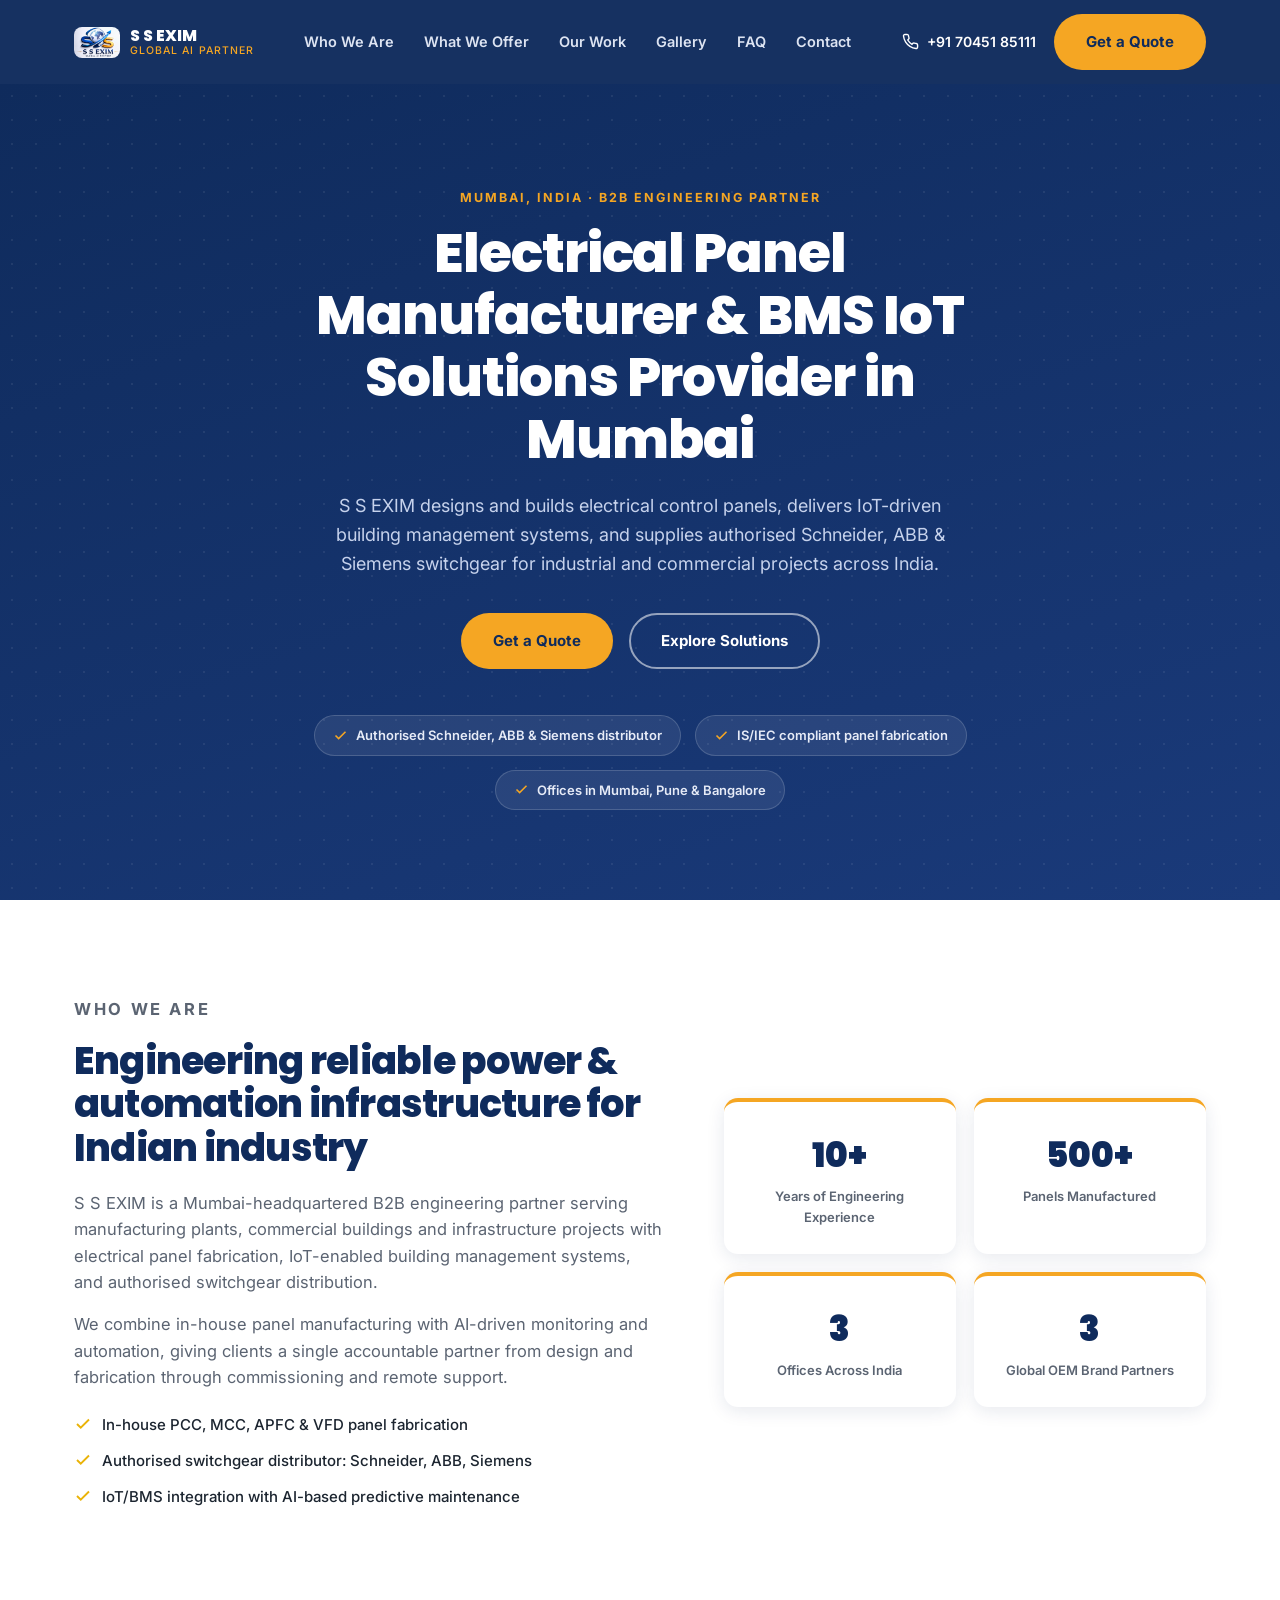
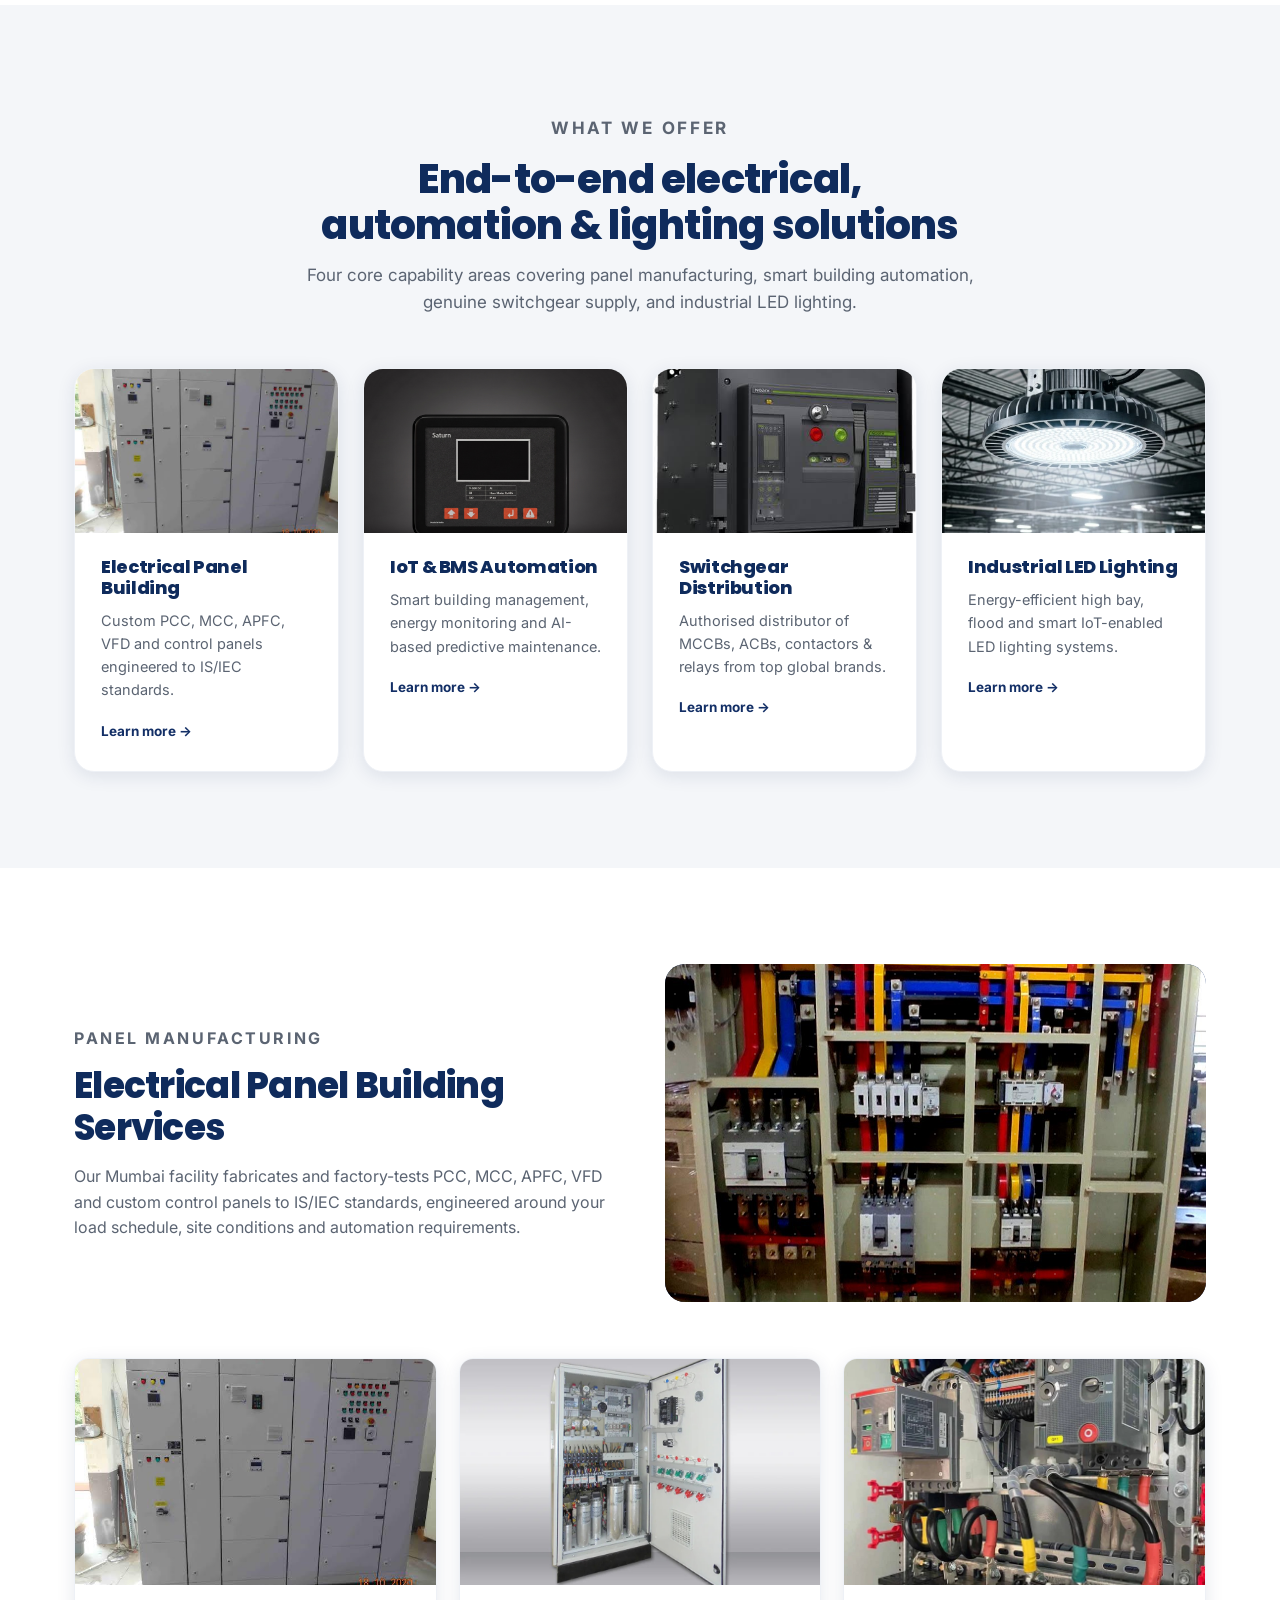
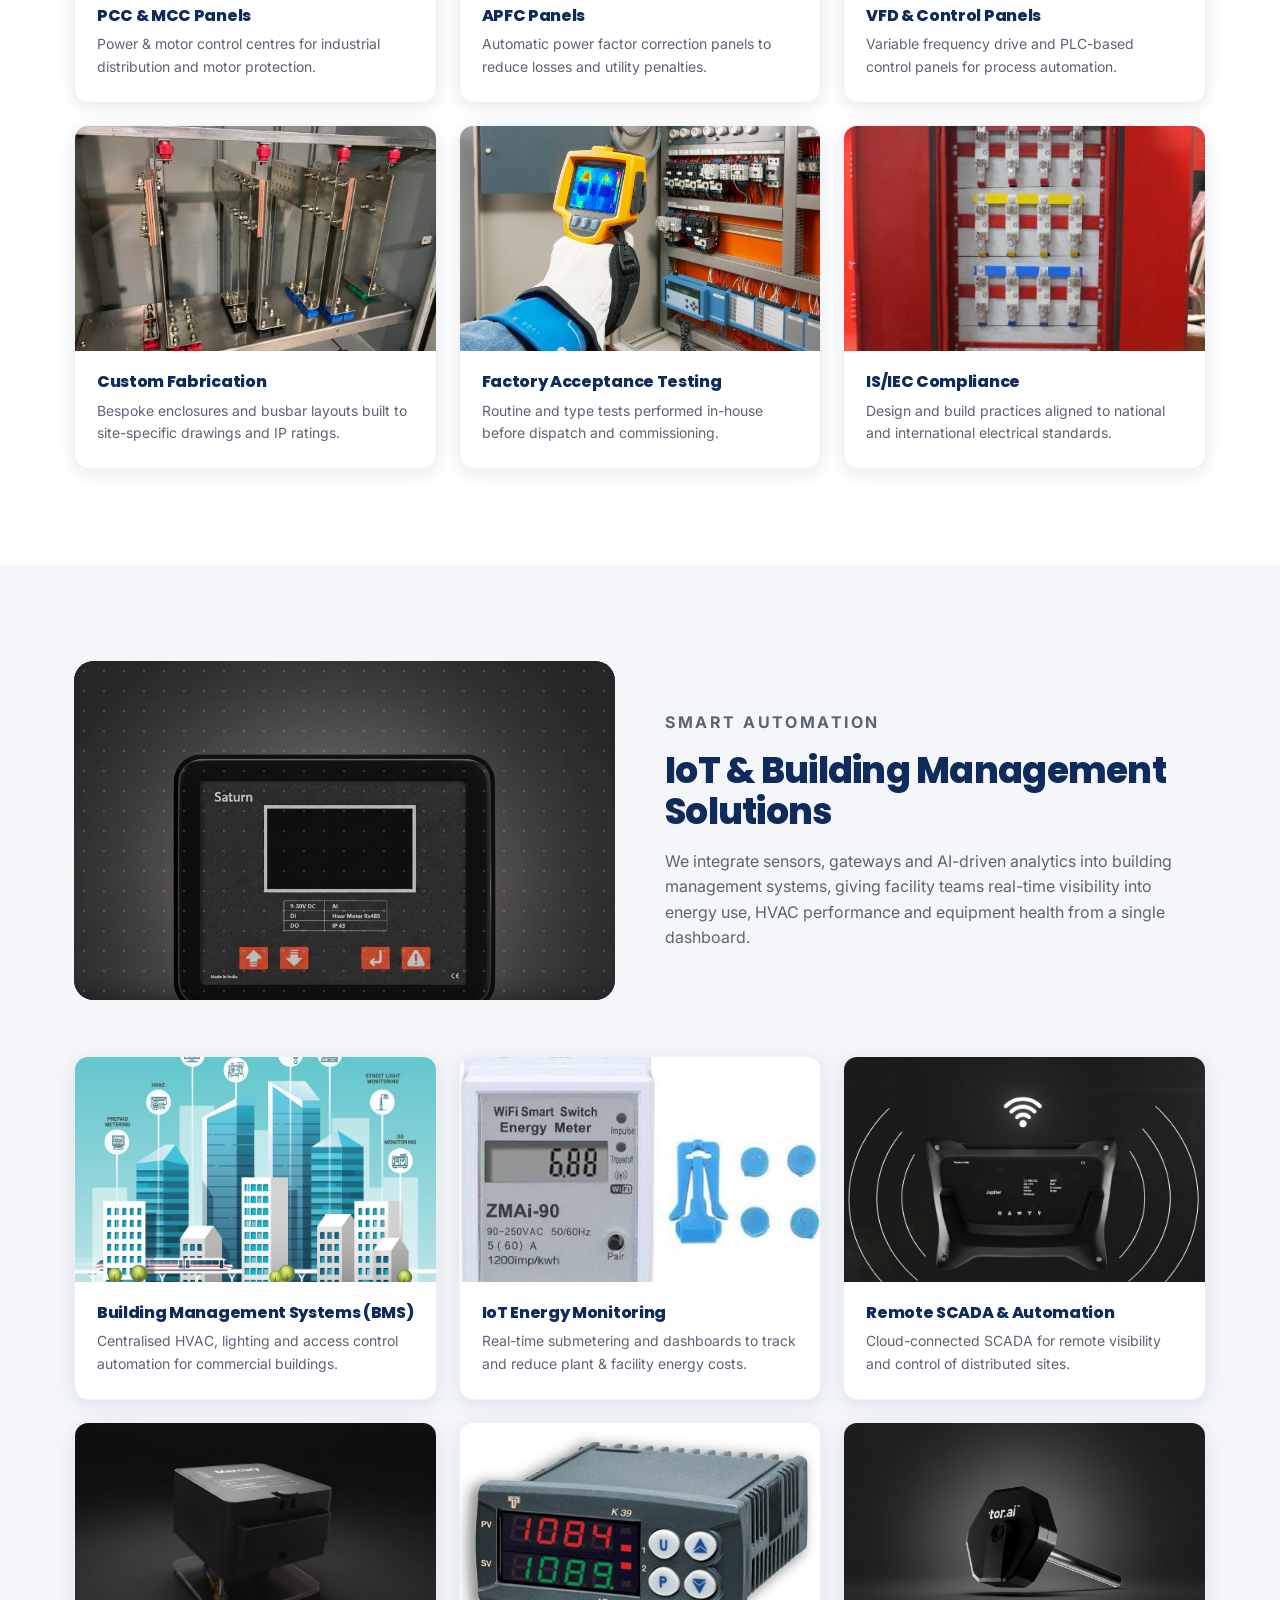
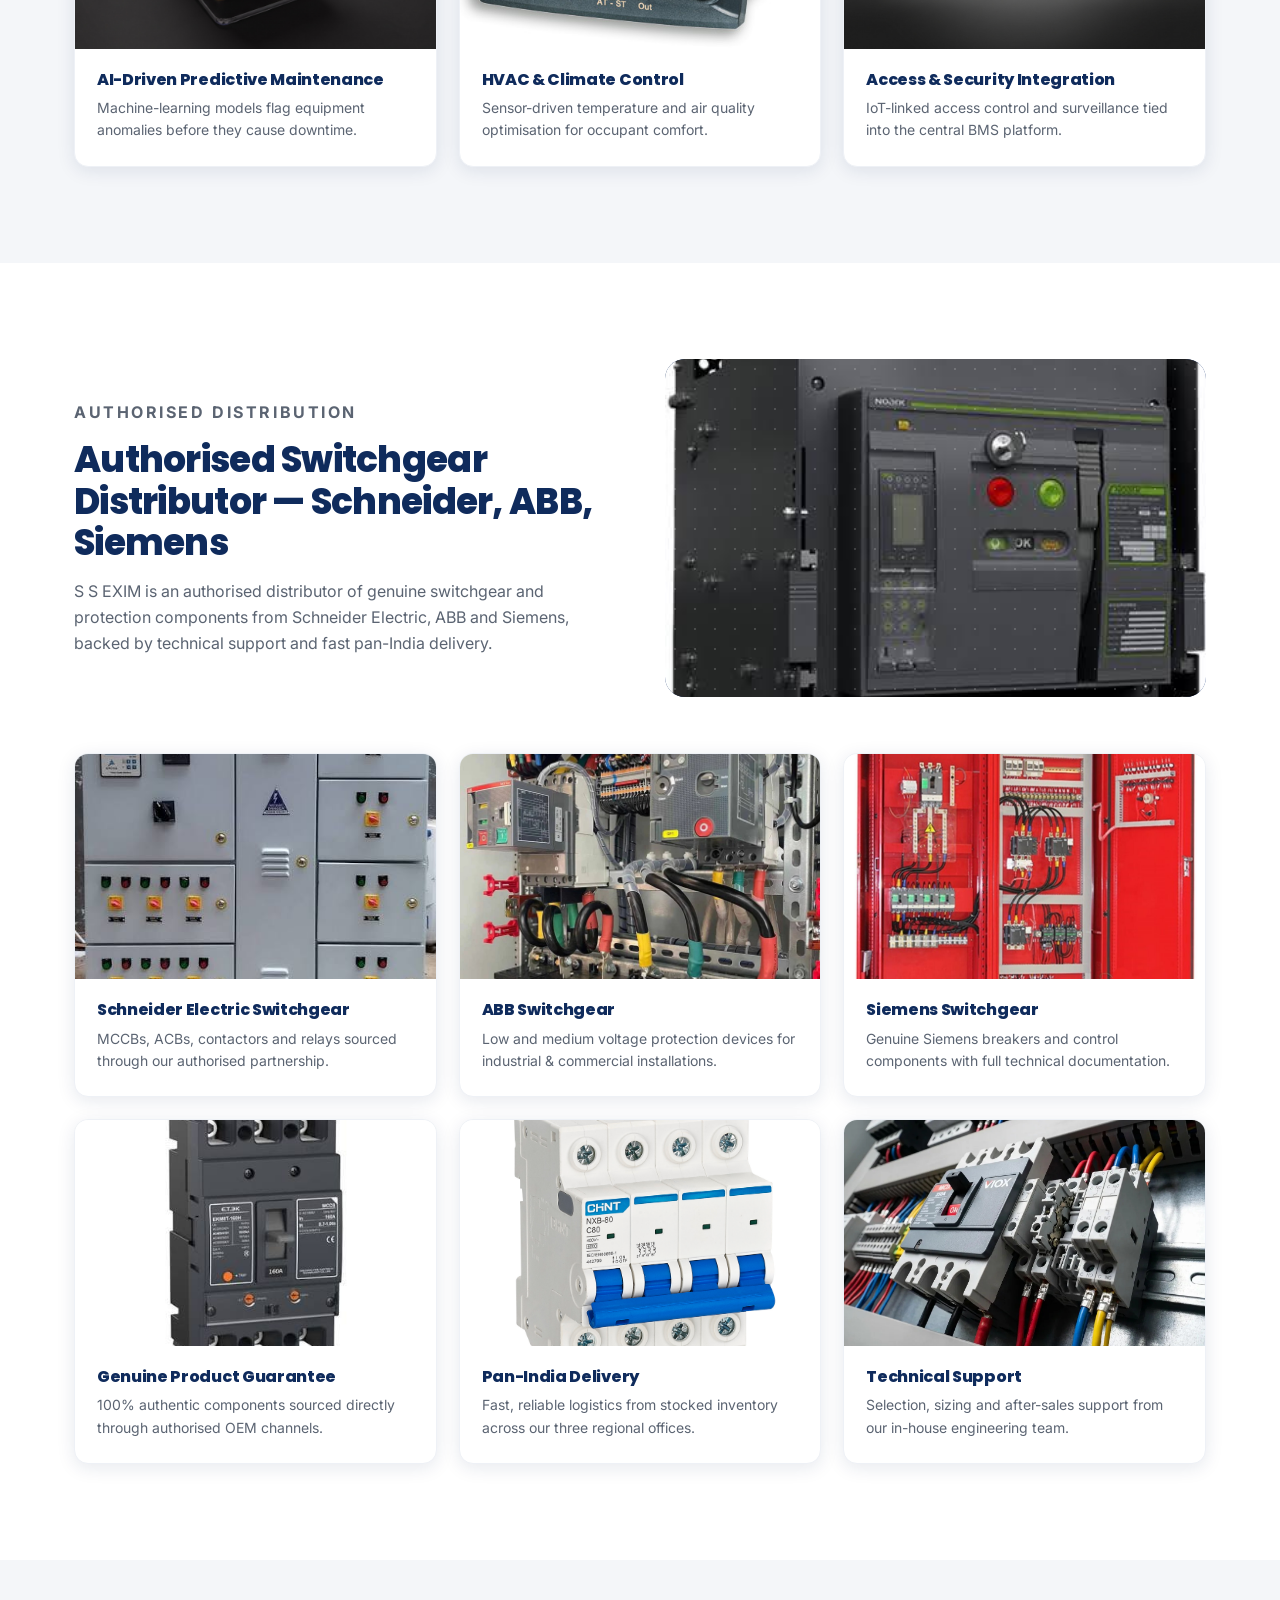
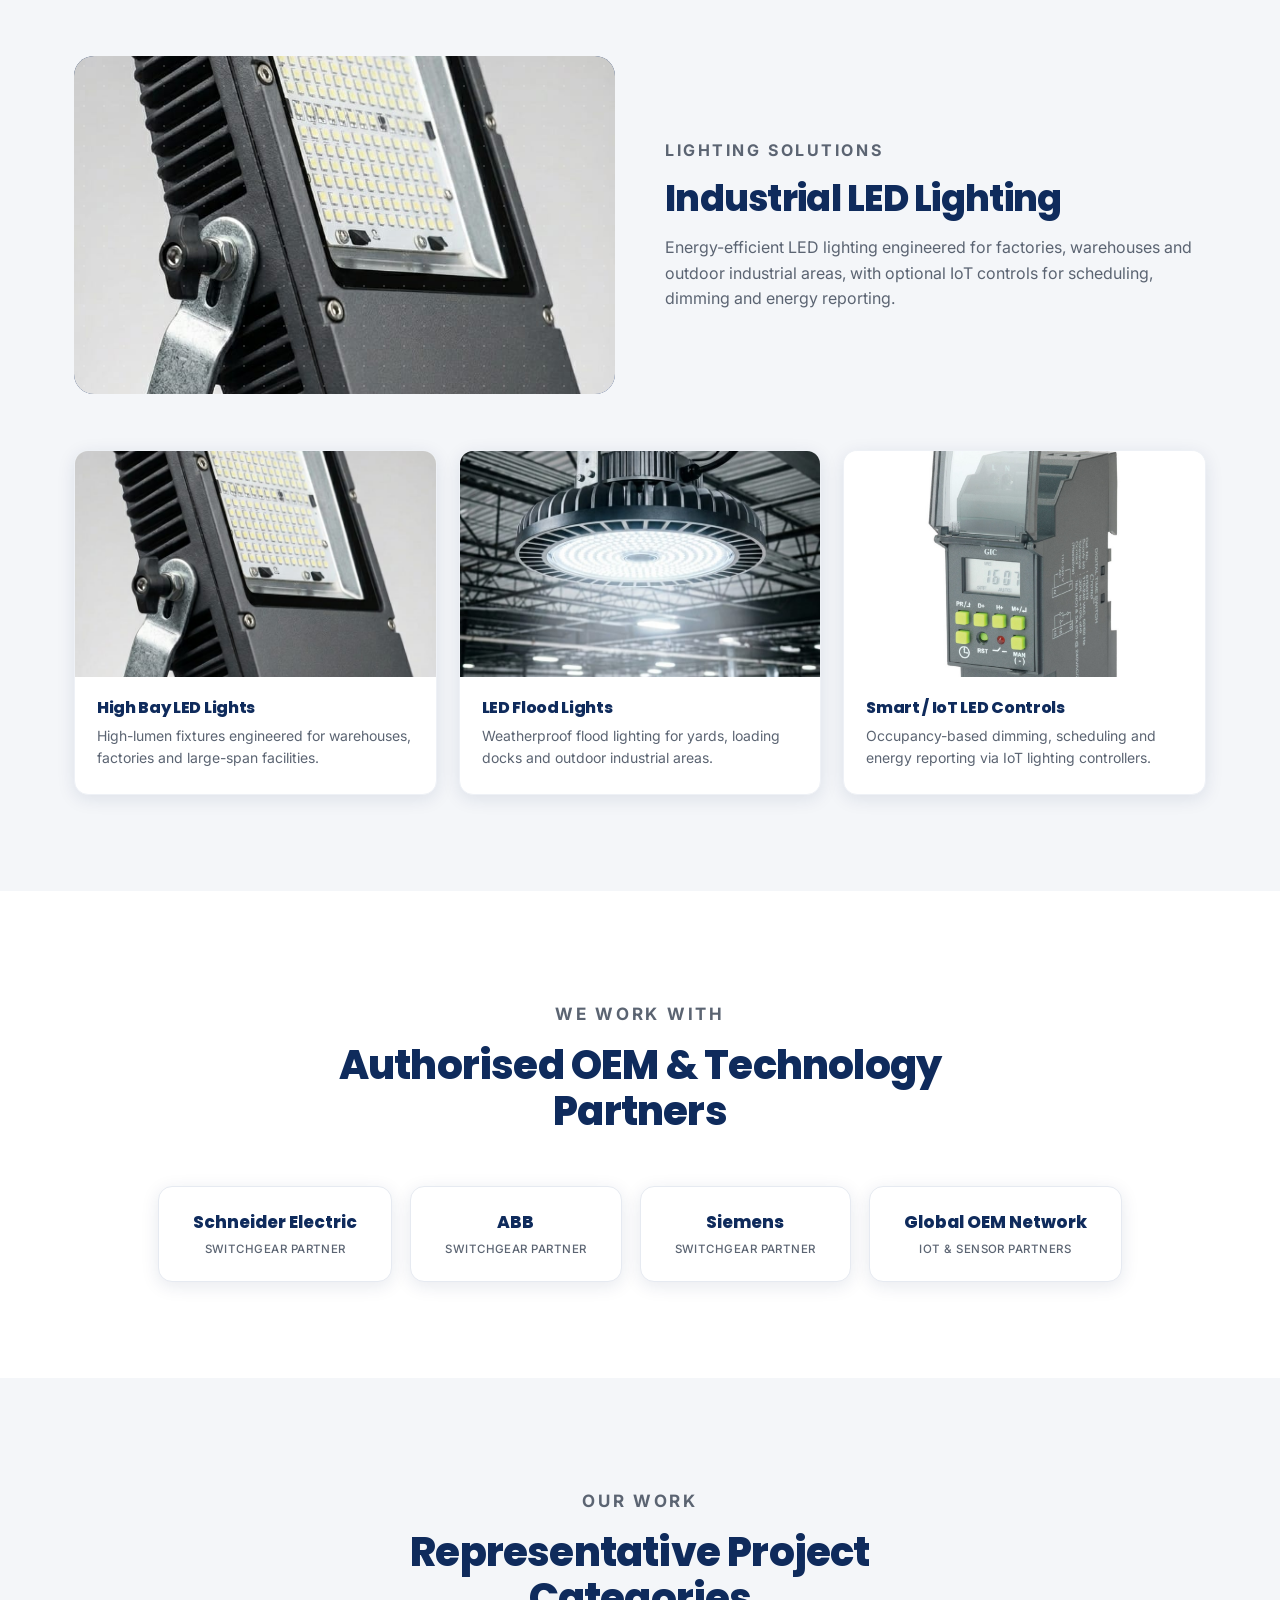
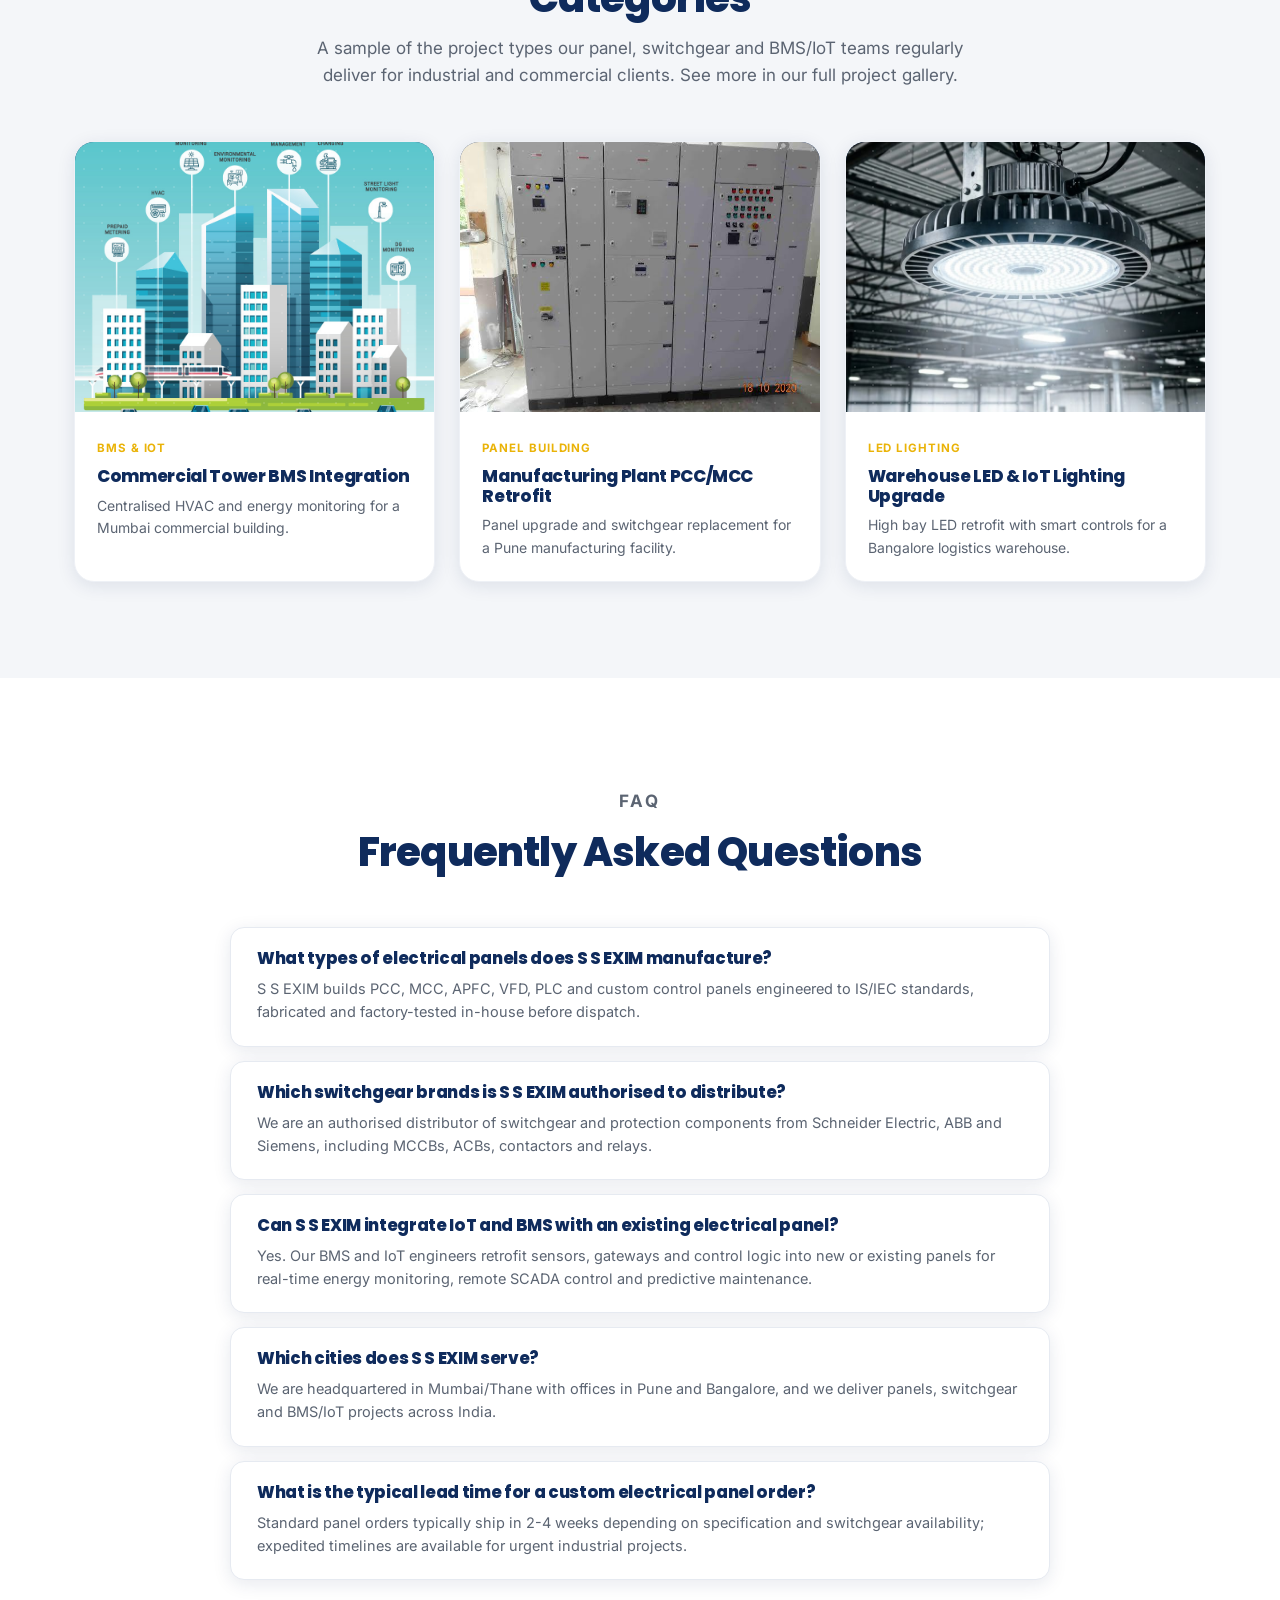
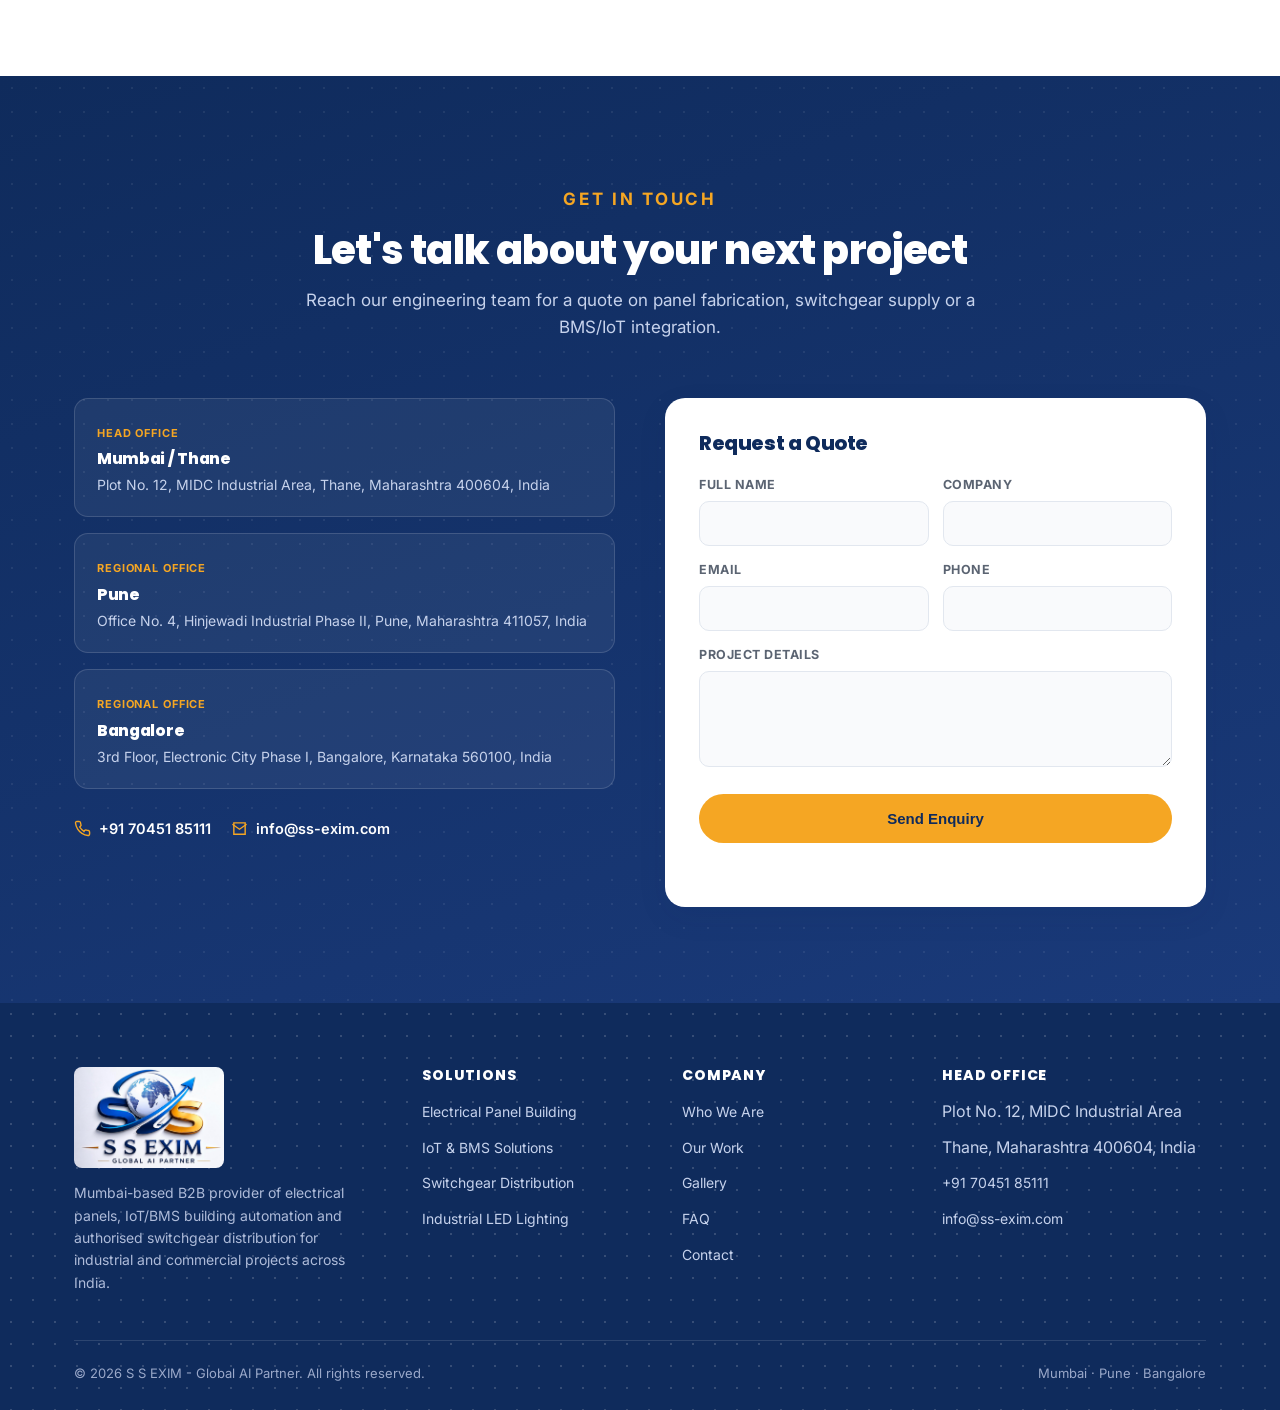
<file: index.html>
<!DOCTYPE html>
<html lang="en">
<head>
<meta charset="UTF-8">
<meta name="viewport" content="width=device-width, initial-scale=1.0">
<meta name="robots" content="index, follow">
<meta name="theme-color" content="#0f2b5c">
<title>Electrical Panel Manufacturer & BMS/IoT Solutions | Mumbai</title>
<meta name="description" content="S S EXIM Mumbai: electrical panel manufacturer, BMS/IoT building automation & authorised switchgear distributor (Schneider, ABB, Siemens) for industry.">

<link rel="canonical" href="https://www.ss-exim.com/">

<!-- Open Graph -->
<meta property="og:title" content="Electrical Panel Manufacturer & BMS/IoT Solutions | S S EXIM">
<meta property="og:description" content="Mumbai-based B2B provider of electrical panels, IoT/BMS building automation and authorised switchgear distribution (Schneider, ABB, Siemens).">
<meta property="og:image" content="https://www.ss-exim.com/ss-exim-global-ai-partner-logo.jpg">
<meta property="og:url" content="https://www.ss-exim.com/">
<meta property="og:type" content="website">
<meta property="og:site_name" content="S S EXIM - Global AI Partner">
<meta property="og:locale" content="en_IN">

<!-- Twitter -->
<meta name="twitter:card" content="summary_large_image">
<meta name="twitter:title" content="Electrical Panel Manufacturer & BMS/IoT Solutions | S S EXIM">
<meta name="twitter:description" content="Mumbai-based B2B provider of electrical panels, IoT/BMS building automation and authorised switchgear distribution (Schneider, ABB, Siemens).">
<meta name="twitter:image" content="https://www.ss-exim.com/ss-exim-global-ai-partner-logo.jpg">

<link rel="icon" href="ss-exim-global-ai-partner-logo.jpg" type="image/jpeg">

<!-- Font preload for LCP heading font -->
<link rel="preconnect" href="https://fonts.googleapis.com">
<link rel="preconnect" href="https://fonts.gstatic.com" crossorigin>
<link rel="preload" as="style" href="https://fonts.googleapis.com/css2?family=Poppins:wght@600;700;800;900&family=Inter:wght@400;500;600;700&display=swap">
<link rel="stylesheet" href="https://fonts.googleapis.com/css2?family=Poppins:wght@600;700;800;900&family=Inter:wght@400;500;600;700&display=swap" media="print" onload="this.media='all'">
<noscript><link rel="stylesheet" href="https://fonts.googleapis.com/css2?family=Poppins:wght@600;700;800;900&family=Inter:wght@400;500;600;700&display=swap"></noscript>

<!-- Structured Data -->
<script type="application/ld+json">
{
  "@context": "https://schema.org",
  "@graph": [
    {
      "@type": "Organization",
      "@id": "https://www.ss-exim.com/#organization",
      "name": "S S EXIM",
      "alternateName": "S S EXIM - Global AI Partner",
      "url": "https://www.ss-exim.com/",
      "logo": "https://www.ss-exim.com/ss-exim-global-ai-partner-logo.jpg",
      "image": "https://www.ss-exim.com/ss-exim-global-ai-partner-logo.jpg",
      "description": "B2B manufacturer and solutions provider of electrical panels, IoT & building management systems (BMS), and authorised switchgear distribution based in Mumbai, India.",
      "telephone": "+91-70451-85111",
      "email": "info@ss-exim.com",
      "sameAs": [
        "https://www.linkedin.com/company/ss-exim",
        "https://twitter.com/ssexim",
        "https://www.facebook.com/ssexim",
        "https://www.instagram.com/ssexim"
      ]
    },
    {
      "@type": "LocalBusiness",
      "@id": "https://www.ss-exim.com/#mumbai-hq",
      "name": "S S EXIM - Mumbai / Thane Head Office",
      "parentOrganization": { "@id": "https://www.ss-exim.com/#organization" },
      "image": "https://www.ss-exim.com/ss-exim-global-ai-partner-logo.jpg",
      "telephone": "+91-70451-85111",
      "email": "info@ss-exim.com",
      "priceRange": "$$",
      "address": {
        "@type": "PostalAddress",
        "streetAddress": "Plot No. 12, MIDC Industrial Area",
        "addressLocality": "Thane",
        "addressRegion": "Maharashtra",
        "postalCode": "400604",
        "addressCountry": "IN"
      },
      "geo": { "@type": "GeoCoordinates", "latitude": 19.2183, "longitude": 72.9781 },
      "url": "https://www.ss-exim.com/"
    },
    {
      "@type": "LocalBusiness",
      "@id": "https://www.ss-exim.com/#pune-office",
      "name": "S S EXIM - Pune Office",
      "parentOrganization": { "@id": "https://www.ss-exim.com/#organization" },
      "image": "https://www.ss-exim.com/ss-exim-global-ai-partner-logo.jpg",
      "telephone": "+91-70451-85111",
      "email": "info@ss-exim.com",
      "priceRange": "$$",
      "address": {
        "@type": "PostalAddress",
        "streetAddress": "Office No. 4, Hinjewadi Industrial Phase II",
        "addressLocality": "Pune",
        "addressRegion": "Maharashtra",
        "postalCode": "411057",
        "addressCountry": "IN"
      },
      "geo": { "@type": "GeoCoordinates", "latitude": 18.5204, "longitude": 73.8567 },
      "url": "https://www.ss-exim.com/"
    },
    {
      "@type": "LocalBusiness",
      "@id": "https://www.ss-exim.com/#bangalore-office",
      "name": "S S EXIM - Bangalore Office",
      "parentOrganization": { "@id": "https://www.ss-exim.com/#organization" },
      "image": "https://www.ss-exim.com/ss-exim-global-ai-partner-logo.jpg",
      "telephone": "+91-70451-85111",
      "email": "info@ss-exim.com",
      "priceRange": "$$",
      "address": {
        "@type": "PostalAddress",
        "streetAddress": "3rd Floor, Electronic City Phase I",
        "addressLocality": "Bangalore",
        "addressRegion": "Karnataka",
        "postalCode": "560100",
        "addressCountry": "IN"
      },
      "geo": { "@type": "GeoCoordinates", "latitude": 12.9716, "longitude": 77.5946 },
      "url": "https://www.ss-exim.com/"
    },
    {
      "@type": "FAQPage",
      "@id": "https://www.ss-exim.com/#faq",
      "mainEntity": [
        {
          "@type": "Question",
          "name": "What types of electrical panels does S S EXIM manufacture?",
          "acceptedAnswer": { "@type": "Answer", "text": "S S EXIM builds PCC, MCC, APFC, VFD, PLC and custom control panels engineered to IS/IEC standards, fabricated and factory-tested in-house before dispatch." }
        },
        {
          "@type": "Question",
          "name": "Which switchgear brands is S S EXIM authorised to distribute?",
          "acceptedAnswer": { "@type": "Answer", "text": "We are an authorised distributor of switchgear and protection components from Schneider Electric, ABB and Siemens, including MCCBs, ACBs, contactors and relays." }
        },
        {
          "@type": "Question",
          "name": "Can S S EXIM integrate IoT and BMS with an existing electrical panel?",
          "acceptedAnswer": { "@type": "Answer", "text": "Yes. Our BMS and IoT engineers retrofit sensors, gateways and control logic into new or existing panels for real-time energy monitoring, remote SCADA control and predictive maintenance." }
        },
        {
          "@type": "Question",
          "name": "Which cities does S S EXIM serve?",
          "acceptedAnswer": { "@type": "Answer", "text": "We are headquartered in Mumbai/Thane with offices in Pune and Bangalore, and we deliver panels, switchgear and BMS/IoT projects across India." }
        },
        {
          "@type": "Question",
          "name": "What is the typical lead time for a custom electrical panel order?",
          "acceptedAnswer": { "@type": "Answer", "text": "Standard panel orders typically ship in 2-4 weeks depending on specification and switchgear availability; expedited timelines are available for urgent industrial projects." }
        }
      ]
    }
  ]
}
</script>

<link rel="stylesheet" href="style.css">
</head>
<body>

<header>
  <div class="nav-wrap">
    <a href="#top" class="brand">
      <img src="ss-exim-global-ai-partner-logo.jpg" alt="S S EXIM global AI partner logo - electrical panel manufacturer and BMS IoT solutions provider Mumbai" width="46" height="31">
      <span class="brand-text">S S EXIM<span>Global AI Partner</span></span>
    </a>
    <button class="menu-toggle" id="menuToggle" aria-label="Toggle navigation menu" aria-expanded="false">
      <svg width="26" height="26" viewBox="0 0 24 24" fill="none" stroke="currentColor" stroke-width="2"><line x1="3" y1="6" x2="21" y2="6"/><line x1="3" y1="12" x2="21" y2="12"/><line x1="3" y1="18" x2="21" y2="18"/></svg>
    </button>
    <nav id="mainNav">
      <ul>
        <li><a href="#who-we-are">Who We Are</a></li>
        <li><a href="#what-we-offer">What We Offer</a></li>
        <li><a href="#our-work">Our Work</a></li>
        <li><a href="gallery.html">Gallery</a></li>
        <li><a href="#faq">FAQ</a></li>
        <li><a href="#contact">Contact</a></li>
      </ul>
    </nav>
    <div class="nav-cta">
      <a class="nav-phone" href="tel:+917045185111">
        <svg width="17" height="17" viewBox="0 0 24 24" fill="none" stroke="currentColor" stroke-width="2"><path d="M22 16.92v3a2 2 0 0 1-2.18 2 19.79 19.79 0 0 1-8.63-3.07 19.5 19.5 0 0 1-6-6 19.79 19.79 0 0 1-3.07-8.67A2 2 0 0 1 4.11 2h3a2 2 0 0 1 2 1.72c.127.96.361 1.903.7 2.81a2 2 0 0 1-.45 2.11L8.09 9.91a16 16 0 0 0 6 6l1.27-1.27a2 2 0 0 1 2.11-.45c.907.339 1.85.573 2.81.7A2 2 0 0 1 22 16.92z"/></svg>
        +91 70451 85111
      </a>
      <a href="#contact" class="btn btn-primary">Get a Quote</a>
    </div>
  </div>
</header>

<main id="top">

  <!-- HERO -->
  <section class="hero" aria-labelledby="hero-heading">
    <div class="container hero-inner">
      <p class="eyebrow on-navy">Mumbai, India &middot; B2B Engineering Partner</p>
      <h1 id="hero-heading">Electrical Panel Manufacturer &amp; BMS IoT Solutions Provider in Mumbai</h1>
      <p class="lead">S S EXIM designs and builds electrical control panels, delivers IoT-driven building management systems, and supplies authorised Schneider, ABB &amp; Siemens switchgear for industrial and commercial projects across India.</p>
      <div class="hero-actions">
        <a href="#contact" class="btn btn-primary">Get a Quote</a>
        <a href="#what-we-offer" class="btn btn-outline-light">Explore Solutions</a>
      </div>
      <div class="trust-strip">
        <span class="trust-pill"><svg width="15" height="15" viewBox="0 0 24 24" fill="none" stroke="currentColor" stroke-width="2.5"><path d="M20 6L9 17l-5-5"/></svg>Authorised Schneider, ABB &amp; Siemens distributor</span>
        <span class="trust-pill"><svg width="15" height="15" viewBox="0 0 24 24" fill="none" stroke="currentColor" stroke-width="2.5"><path d="M20 6L9 17l-5-5"/></svg>IS/IEC compliant panel fabrication</span>
        <span class="trust-pill"><svg width="15" height="15" viewBox="0 0 24 24" fill="none" stroke="currentColor" stroke-width="2.5"><path d="M20 6L9 17l-5-5"/></svg>Offices in Mumbai, Pune &amp; Bangalore</span>
      </div>
    </div>
  </section>

  <!-- WHO WE ARE -->
  <section class="section-white" id="who-we-are" aria-labelledby="about-heading">
    <div class="container about-grid">
      <div class="reveal">
        <p class="eyebrow">Who We Are</p>
        <h2 id="about-heading">Engineering reliable power &amp; automation infrastructure for Indian industry</h2>
        <p>S S EXIM is a Mumbai-headquartered B2B engineering partner serving manufacturing plants, commercial buildings and infrastructure projects with electrical panel fabrication, IoT-enabled building management systems, and authorised switchgear distribution.</p>
        <p>We combine in-house panel manufacturing with AI-driven monitoring and automation, giving clients a single accountable partner from design and fabrication through commissioning and remote support.</p>
        <ul class="about-list">
          <li><svg width="18" height="18" viewBox="0 0 24 24" fill="none" stroke="currentColor" stroke-width="2.5"><path d="M20 6L9 17l-5-5"/></svg>In-house PCC, MCC, APFC &amp; VFD panel fabrication</li>
          <li><svg width="18" height="18" viewBox="0 0 24 24" fill="none" stroke="currentColor" stroke-width="2.5"><path d="M20 6L9 17l-5-5"/></svg>Authorised switchgear distributor: Schneider, ABB, Siemens</li>
          <li><svg width="18" height="18" viewBox="0 0 24 24" fill="none" stroke="currentColor" stroke-width="2.5"><path d="M20 6L9 17l-5-5"/></svg>IoT/BMS integration with AI-based predictive maintenance</li>
        </ul>
      </div>
      <div class="stat-grid reveal">
        <div class="stat-card"><div class="num">10+</div><div class="label">Years of Engineering Experience</div></div>
        <div class="stat-card"><div class="num">500+</div><div class="label">Panels Manufactured</div></div>
        <div class="stat-card"><div class="num">3</div><div class="label">Offices Across India</div></div>
        <div class="stat-card"><div class="num">3</div><div class="label">Global OEM Brand Partners</div></div>
      </div>
    </div>
  </section>

  <!-- WHAT WE OFFER -->
  <section class="section-light" id="what-we-offer" aria-labelledby="offer-heading">
    <div class="container">
      <div class="section-head reveal">
        <p class="eyebrow">What We Offer</p>
        <h2 id="offer-heading">End-to-end electrical, automation &amp; lighting solutions</h2>
        <p>Four core capability areas covering panel manufacturing, smart building automation, genuine switchgear supply, and industrial LED lighting.</p>
      </div>
      <div class="offer-grid">
        <div class="offer-card reveal">
          <div class="offer-photo"><img src="mcc-motor-control-centre-panel.jpg" alt="MCC motor control centre electrical panel manufactured by S S EXIM" width="640" height="480" loading="lazy"></div>
          <div class="offer-card-body">
            <h3>Electrical Panel Building</h3>
            <p>Custom PCC, MCC, APFC, VFD and control panels engineered to IS/IEC standards.</p>
            <a href="#panel-building">Learn more &rarr;</a>
          </div>
        </div>
        <div class="offer-card reveal">
          <div class="offer-photo"><img src="saturn-bms-iot-controller.jpg" alt="Saturn BMS IoT controller with touchscreen display" width="1824" height="1297" loading="lazy"></div>
          <div class="offer-card-body">
            <h3>IoT &amp; BMS Automation</h3>
            <p>Smart building management, energy monitoring and AI-based predictive maintenance.</p>
            <a href="#bms-iot-solutions">Learn more &rarr;</a>
          </div>
        </div>
        <div class="offer-card reveal">
          <div class="offer-photo"><img src="acb-air-circuit-breaker.jpg" alt="Air circuit breaker ACB used in low voltage switchgear panels" width="400" height="400" loading="lazy"></div>
          <div class="offer-card-body">
            <h3>Switchgear Distribution</h3>
            <p>Authorised distributor of MCCBs, ACBs, contactors &amp; relays from top global brands.</p>
            <a href="#switchgear">Learn more &rarr;</a>
          </div>
        </div>
        <div class="offer-card reveal">
          <div class="offer-photo"><img src="led-flood-light-warehouse.jpg" alt="Industrial LED light installed in a warehouse ceiling" width="768" height="1376" loading="lazy"></div>
          <div class="offer-card-body">
            <h3>Industrial LED Lighting</h3>
            <p>Energy-efficient high bay, flood and smart IoT-enabled LED lighting systems.</p>
            <a href="#led-lights">Learn more &rarr;</a>
          </div>
        </div>
      </div>
    </div>
  </section>

  <!-- PANEL BUILDING -->
  <section class="detail-section section-white" id="panel-building" aria-labelledby="panel-heading">
    <div class="container">
      <div class="detail-head">
        <div class="reveal">
          <p class="eyebrow">Panel Manufacturing</p>
          <h2 id="panel-heading">Electrical Panel Building Services</h2>
          <p>Our Mumbai facility fabricates and factory-tests PCC, MCC, APFC, VFD and custom control panels to IS/IEC standards, engineered around your load schedule, site conditions and automation requirements.</p>
        </div>
        <div class="detail-visual reveal">
          <img src="busbar-distribution-panel-open.jpg" alt="Open busbar distribution panel showing internal wiring and breakers" width="1080" height="1071" loading="lazy">
        </div>
      </div>
      <div class="product-grid">
        <div class="product-card reveal">
          <div class="product-photo"><img src="mcc-motor-control-centre-panel.jpg" alt="MCC motor control centre panel manufactured by S S EXIM" width="640" height="480" loading="lazy"></div>
          <div class="product-card-body">
            <h3>PCC &amp; MCC Panels</h3>
            <p>Power &amp; motor control centres for industrial distribution and motor protection.</p>
          </div>
        </div>
        <div class="product-card reveal">
          <div class="product-photo"><img src="apfc-control-panel-open.jpg" alt="Open APFC control panel showing power factor correction capacitors" width="1000" height="750" loading="lazy"></div>
          <div class="product-card-body">
            <h3>APFC Panels</h3>
            <p>Automatic power factor correction panels to reduce losses and utility penalties.</p>
          </div>
        </div>
        <div class="product-card reveal">
          <div class="product-photo"><img src="ats-panel-abb-breakers.jpg" alt="Control panel internals with protection breakers and relays" width="736" height="920" loading="lazy"></div>
          <div class="product-card-body">
            <h3>VFD &amp; Control Panels</h3>
            <p>Variable frequency drive and PLC-based control panels for process automation.</p>
          </div>
        </div>
        <div class="product-card reveal">
          <div class="product-photo"><img src="busbar-assembly-close-up.jpg" alt="Close-up of custom copper busbar assembly inside a panel" width="1030" height="773" loading="lazy"></div>
          <div class="product-card-body">
            <h3>Custom Fabrication</h3>
            <p>Bespoke enclosures and busbar layouts built to site-specific drawings and IP ratings.</p>
          </div>
        </div>
        <div class="product-card reveal">
          <div class="product-photo"><img src="thermal-imaging-panel-inspection.jpg" alt="Technician performing thermal imaging inspection on an electrical panel" width="1280" height="853" loading="lazy"></div>
          <div class="product-card-body">
            <h3>Factory Acceptance Testing</h3>
            <p>Routine and type tests performed in-house before dispatch and commissioning.</p>
          </div>
        </div>
        <div class="product-card reveal">
          <div class="product-photo"><img src="feeder-pillar-panel.jpg" alt="Feeder pillar panel enclosure built to IS/IEC fabrication standards" width="803" height="803" loading="lazy"></div>
          <div class="product-card-body">
            <h3>IS/IEC Compliance</h3>
            <p>Design and build practices aligned to national and international electrical standards.</p>
          </div>
        </div>
      </div>
    </div>
  </section>

  <!-- BMS / IOT -->
  <section class="detail-section section-light" id="bms-iot-solutions" aria-labelledby="bms-heading">
    <div class="container">
      <div class="detail-head">
        <div class="detail-visual reveal">
          <img src="saturn-bms-iot-controller.jpg" alt="Saturn BMS IoT controller with touchscreen display" width="1824" height="1297" loading="lazy">
        </div>
        <div class="reveal">
          <p class="eyebrow">Smart Automation</p>
          <h2 id="bms-heading">IoT &amp; Building Management Solutions</h2>
          <p>We integrate sensors, gateways and AI-driven analytics into building management systems, giving facility teams real-time visibility into energy use, HVAC performance and equipment health from a single dashboard.</p>
        </div>
      </div>
      <div class="product-grid">
        <div class="product-card reveal">
          <div class="product-photo"><img src="iot-building-management-system-diagram.jpg" alt="Diagram of an IoT enabled smart building management ecosystem" width="898" height="794" loading="lazy"></div>
          <div class="product-card-body">
            <h3>Building Management Systems (BMS)</h3>
            <p>Centralised HVAC, lighting and access control automation for commercial buildings.</p>
          </div>
        </div>
        <div class="product-card reveal">
          <div class="product-photo"><img src="wifi-smart-energy-meter.jpg" alt="WiFi enabled smart energy meter with digital display" width="417" height="479" loading="lazy"></div>
          <div class="product-card-body">
            <h3>IoT Energy Monitoring</h3>
            <p>Real-time submetering and dashboards to track and reduce plant &amp; facility energy costs.</p>
          </div>
        </div>
        <div class="product-card reveal">
          <div class="product-photo"><img src="jupiter-iot-gateway-device.jpg" alt="Jupiter IoT gateway device with WiFi connectivity indicator" width="1808" height="1264" loading="lazy"></div>
          <div class="product-card-body">
            <h3>Remote SCADA &amp; Automation</h3>
            <p>Cloud-connected SCADA for remote visibility and control of distributed sites.</p>
          </div>
        </div>
        <div class="product-card reveal">
          <div class="product-photo"><img src="mercury-iot-sensor-unit.jpg" alt="Mercury IoT sensor unit mounted on bracket" width="1832" height="1568" loading="lazy"></div>
          <div class="product-card-body">
            <h3>AI-Driven Predictive Maintenance</h3>
            <p>Machine-learning models flag equipment anomalies before they cause downtime.</p>
          </div>
        </div>
        <div class="product-card reveal">
          <div class="product-photo"><img src="digital-temperature-controller.jpg" alt="Digital temperature controller with dual display" width="500" height="300" loading="lazy"></div>
          <div class="product-card-body">
            <h3>HVAC &amp; Climate Control</h3>
            <p>Sensor-driven temperature and air quality optimisation for occupant comfort.</p>
          </div>
        </div>
        <div class="product-card reveal">
          <div class="product-photo"><img src="iot-wireless-sensor-device.jpg" alt="Compact IoT wireless sensor device with camera module" width="1344" height="768" loading="lazy"></div>
          <div class="product-card-body">
            <h3>Access &amp; Security Integration</h3>
            <p>IoT-linked access control and surveillance tied into the central BMS platform.</p>
          </div>
        </div>
      </div>
    </div>
  </section>

  <!-- SWITCHGEAR -->
  <section class="detail-section section-white" id="switchgear" aria-labelledby="switchgear-heading">
    <div class="container">
      <div class="detail-head">
        <div class="reveal">
          <p class="eyebrow">Authorised Distribution</p>
          <h2 id="switchgear-heading">Authorised Switchgear Distributor &mdash; Schneider, ABB, Siemens</h2>
          <p>S S EXIM is an authorised distributor of genuine switchgear and protection components from Schneider Electric, ABB and Siemens, backed by technical support and fast pan-India delivery.</p>
        </div>
        <div class="detail-visual reveal">
          <img src="acb-air-circuit-breaker.jpg" alt="Air circuit breaker ACB used in low voltage switchgear panels" width="400" height="400" loading="lazy">
        </div>
      </div>
      <div class="product-grid">
        <div class="product-card reveal">
          <div class="product-photo"><img src="capacitor-lt-panel.jpg" alt="LT switchgear panel assembly built for Schneider Electric component installation" width="449" height="445" loading="lazy"></div>
          <div class="product-card-body">
            <h3>Schneider Electric Switchgear</h3>
            <p>MCCBs, ACBs, contactors and relays sourced through our authorised partnership.</p>
          </div>
        </div>
        <div class="product-card reveal">
          <div class="product-photo"><img src="ats-panel-abb-breakers.jpg" alt="ABB SACE breakers installed inside an automatic transfer switch panel" width="736" height="920" loading="lazy"></div>
          <div class="product-card-body">
            <h3>ABB Switchgear</h3>
            <p>Low and medium voltage protection devices for industrial &amp; commercial installations.</p>
          </div>
        </div>
        <div class="product-card reveal">
          <div class="product-photo"><img src="fire-pump-control-panel.jpg" alt="Switchgear panel assembly built for Siemens component installation" width="1080" height="1128" loading="lazy"></div>
          <div class="product-card-body">
            <h3>Siemens Switchgear</h3>
            <p>Genuine Siemens breakers and control components with full technical documentation.</p>
          </div>
        </div>
        <div class="product-card reveal">
          <div class="product-photo"><img src="mccb-molded-case-circuit-breaker.jpg" alt="Molded case circuit breaker MCCB product" width="447" height="447" loading="lazy"></div>
          <div class="product-card-body">
            <h3>Genuine Product Guarantee</h3>
            <p>100% authentic components sourced directly through authorised OEM channels.</p>
          </div>
        </div>
        <div class="product-card reveal">
          <div class="product-photo"><img src="miniature-circuit-breaker-mcb.jpg" alt="Miniature circuit breakers in stock ready for dispatch" width="1972" height="1964" loading="lazy"></div>
          <div class="product-card-body">
            <h3>Pan-India Delivery</h3>
            <p>Fast, reliable logistics from stocked inventory across our three regional offices.</p>
          </div>
        </div>
        <div class="product-card reveal">
          <div class="product-photo"><img src="mccb-panel-wiring-installation.jpg" alt="MCCB panel wiring and breaker installation" width="1376" height="768" loading="lazy"></div>
          <div class="product-card-body">
            <h3>Technical Support</h3>
            <p>Selection, sizing and after-sales support from our in-house engineering team.</p>
          </div>
        </div>
      </div>
    </div>
  </section>

  <!-- LED LIGHTS -->
  <section class="detail-section section-light" id="led-lights" aria-labelledby="led-heading">
    <div class="container">
      <div class="detail-head">
        <div class="detail-visual reveal">
          <img src="led-high-bay-light-fixture.jpg" alt="High bay LED light fixture" width="768" height="1376" loading="lazy">
        </div>
        <div class="reveal">
          <p class="eyebrow">Lighting Solutions</p>
          <h2 id="led-heading">Industrial LED Lighting</h2>
          <p>Energy-efficient LED lighting engineered for factories, warehouses and outdoor industrial areas, with optional IoT controls for scheduling, dimming and energy reporting.</p>
        </div>
      </div>
      <div class="product-grid">
        <div class="product-card reveal">
          <div class="product-photo"><img src="led-high-bay-light-fixture.jpg" alt="High bay LED light fixture" width="768" height="1376" loading="lazy"></div>
          <div class="product-card-body">
            <h3>High Bay LED Lights</h3>
            <p>High-lumen fixtures engineered for warehouses, factories and large-span facilities.</p>
          </div>
        </div>
        <div class="product-card reveal">
          <div class="product-photo"><img src="led-flood-light-warehouse.jpg" alt="LED flood light installed in a warehouse ceiling" width="768" height="1376" loading="lazy"></div>
          <div class="product-card-body">
            <h3>LED Flood Lights</h3>
            <p>Weatherproof flood lighting for yards, loading docks and outdoor industrial areas.</p>
          </div>
        </div>
        <div class="product-card reveal">
          <div class="product-photo"><img src="digital-analog-control-timer.jpg" alt="Digital IoT lighting control timer used for scheduling and dimming" width="1250" height="1250" loading="lazy"></div>
          <div class="product-card-body">
            <h3>Smart / IoT LED Controls</h3>
            <p>Occupancy-based dimming, scheduling and energy reporting via IoT lighting controllers.</p>
          </div>
        </div>
      </div>
    </div>
  </section>

  <!-- WE WORK WITH -->
  <section class="section-white" id="we-work-with" aria-labelledby="partners-heading">
    <div class="container">
      <div class="section-head reveal">
        <p class="eyebrow">We Work With</p>
        <h2 id="partners-heading">Authorised OEM &amp; Technology Partners</h2>
      </div>
      <div class="brand-strip reveal">
        <div class="brand-badge">Schneider Electric<small>Switchgear Partner</small></div>
        <div class="brand-badge">ABB<small>Switchgear Partner</small></div>
        <div class="brand-badge">Siemens<small>Switchgear Partner</small></div>
        <div class="brand-badge">Global OEM Network<small>IoT &amp; Sensor Partners</small></div>
      </div>
    </div>
  </section>

  <!-- OUR WORK -->
  <section class="section-light" id="our-work" aria-labelledby="work-heading">
    <div class="container">
      <div class="section-head reveal">
        <p class="eyebrow">Our Work</p>
        <h2 id="work-heading">Representative Project Categories</h2>
        <p>A sample of the project types our panel, switchgear and BMS/IoT teams regularly deliver for industrial and commercial clients. See more in our <a href="gallery.html">full project gallery</a>.</p>
      </div>
      <div class="work-grid">
        <div class="work-card reveal">
          <div class="work-thumb"><img src="iot-building-management-system-diagram.jpg" alt="IoT building management system diagram for commercial tower automation" width="898" height="794" loading="lazy"></div>
          <div class="work-body">
            <span class="tag">BMS &amp; IoT</span>
            <h3>Commercial Tower BMS Integration</h3>
            <p>Centralised HVAC and energy monitoring for a Mumbai commercial building.</p>
          </div>
        </div>
        <div class="work-card reveal">
          <div class="work-thumb"><img src="mcc-motor-control-centre-panel.jpg" alt="MCC panel retrofit for a manufacturing plant" width="640" height="480" loading="lazy"></div>
          <div class="work-body">
            <span class="tag">Panel Building</span>
            <h3>Manufacturing Plant PCC/MCC Retrofit</h3>
            <p>Panel upgrade and switchgear replacement for a Pune manufacturing facility.</p>
          </div>
        </div>
        <div class="work-card reveal">
          <div class="work-thumb"><img src="led-flood-light-warehouse.jpg" alt="LED lighting upgrade installed in a warehouse ceiling" width="768" height="1376" loading="lazy"></div>
          <div class="work-body">
            <span class="tag">LED Lighting</span>
            <h3>Warehouse LED &amp; IoT Lighting Upgrade</h3>
            <p>High bay LED retrofit with smart controls for a Bangalore logistics warehouse.</p>
          </div>
        </div>
      </div>
    </div>
  </section>

  <!-- FAQ -->
  <section class="section-white" id="faq" aria-labelledby="faq-heading">
    <div class="container">
      <div class="section-head reveal">
        <p class="eyebrow">FAQ</p>
        <h2 id="faq-heading">Frequently Asked Questions</h2>
      </div>
      <div class="faq-list">
        <div class="faq-item reveal">
          <h3>What types of electrical panels does S S EXIM manufacture?</h3>
          <p>S S EXIM builds PCC, MCC, APFC, VFD, PLC and custom control panels engineered to IS/IEC standards, fabricated and factory-tested in-house before dispatch.</p>
        </div>
        <div class="faq-item reveal">
          <h3>Which switchgear brands is S S EXIM authorised to distribute?</h3>
          <p>We are an authorised distributor of switchgear and protection components from Schneider Electric, ABB and Siemens, including MCCBs, ACBs, contactors and relays.</p>
        </div>
        <div class="faq-item reveal">
          <h3>Can S S EXIM integrate IoT and BMS with an existing electrical panel?</h3>
          <p>Yes. Our BMS and IoT engineers retrofit sensors, gateways and control logic into new or existing panels for real-time energy monitoring, remote SCADA control and predictive maintenance.</p>
        </div>
        <div class="faq-item reveal">
          <h3>Which cities does S S EXIM serve?</h3>
          <p>We are headquartered in Mumbai/Thane with offices in Pune and Bangalore, and we deliver panels, switchgear and BMS/IoT projects across India.</p>
        </div>
        <div class="faq-item reveal">
          <h3>What is the typical lead time for a custom electrical panel order?</h3>
          <p>Standard panel orders typically ship in 2-4 weeks depending on specification and switchgear availability; expedited timelines are available for urgent industrial projects.</p>
        </div>
      </div>
    </div>
  </section>

  <!-- CONTACT -->
  <section class="hero dotted-bg" id="contact" aria-labelledby="contact-heading" style="padding:96px 0;">
    <div class="container">
      <div class="section-head reveal" style="margin-bottom:56px;">
        <p class="eyebrow on-navy">Get In Touch</p>
        <h2 id="contact-heading" style="color:#fff;">Let's talk about your next project</h2>
        <p style="color:#c6d2ec;">Reach our engineering team for a quote on panel fabrication, switchgear supply or a BMS/IoT integration.</p>
      </div>
      <div class="contact-grid">
        <div class="reveal">
          <div class="office-cards">
            <div class="office-card">
              <span class="tag">Head Office</span>
              <h3>Mumbai / Thane</h3>
              <p>Plot No. 12, MIDC Industrial Area, Thane, Maharashtra 400604, India</p>
            </div>
            <div class="office-card">
              <span class="tag">Regional Office</span>
              <h3>Pune</h3>
              <p>Office No. 4, Hinjewadi Industrial Phase II, Pune, Maharashtra 411057, India</p>
            </div>
            <div class="office-card">
              <span class="tag">Regional Office</span>
              <h3>Bangalore</h3>
              <p>3rd Floor, Electronic City Phase I, Bangalore, Karnataka 560100, India</p>
            </div>
          </div>
          <div class="contact-direct">
            <a href="tel:+917045185111"><svg width="17" height="17" viewBox="0 0 24 24" fill="none" stroke="currentColor" stroke-width="2"><path d="M22 16.92v3a2 2 0 0 1-2.18 2 19.79 19.79 0 0 1-8.63-3.07 19.5 19.5 0 0 1-6-6 19.79 19.79 0 0 1-3.07-8.67A2 2 0 0 1 4.11 2h3a2 2 0 0 1 2 1.72c.127.96.361 1.903.7 2.81a2 2 0 0 1-.45 2.11L8.09 9.91a16 16 0 0 0 6 6l1.27-1.27a2 2 0 0 1 2.11-.45c.907.339 1.85.573 2.81.7A2 2 0 0 1 22 16.92z"/></svg>+91 70451 85111</a>
            <a href="mailto:info@ss-exim.com"><svg width="17" height="17" viewBox="0 0 24 24" fill="none" stroke="currentColor" stroke-width="2"><path d="M4 4h16v16H4z"/><path d="M22 6l-10 7L2 6"/></svg>info@ss-exim.com</a>
          </div>
        </div>
        <form class="contact-form reveal" id="contactForm">
          <h3>Request a Quote</h3>
          <input type="hidden" name="access_key" value="06702094-4fc3-4968-9fcb-402d65ed784b">
          <input type="hidden" name="subject" value="New Quote Request - S S EXIM Website">
          <input type="hidden" name="from_name" value="S S EXIM Website">
          <input type="checkbox" name="botcheck" style="display:none" tabindex="-1" autocomplete="off">
          <div class="form-row">
            <div>
              <label for="name">Full Name</label>
              <input type="text" id="name" name="name" required>
            </div>
            <div>
              <label for="company">Company</label>
              <input type="text" id="company" name="company">
            </div>
          </div>
          <div class="form-row">
            <div>
              <label for="email">Email</label>
              <input type="email" id="email" name="email" required>
            </div>
            <div>
              <label for="phone">Phone</label>
              <input type="tel" id="phone" name="phone">
            </div>
          </div>
          <div class="full-row">
            <label for="message">Project Details</label>
            <textarea id="message" name="message" rows="4" required></textarea>
          </div>
          <button type="submit" class="btn btn-primary" id="contactSubmitBtn">Send Enquiry</button>
          <p id="formStatus" class="form-status" role="status"></p>
        </form>
      </div>
    </div>
  </section>

</main>

<footer class="dotted-bg">
  <div class="container">
    <div class="footer-grid">
      <div class="footer-brand">
        <img src="ss-exim-global-ai-partner-logo.jpg" alt="S S EXIM global AI partner logo" width="150" height="101" loading="lazy">
        <p>Mumbai-based B2B provider of electrical panels, IoT/BMS building automation and authorised switchgear distribution for industrial and commercial projects across India.</p>
      </div>
      <div class="footer-col">
        <h4>Solutions</h4>
        <ul>
          <li><a href="#panel-building">Electrical Panel Building</a></li>
          <li><a href="#bms-iot-solutions">IoT &amp; BMS Solutions</a></li>
          <li><a href="#switchgear">Switchgear Distribution</a></li>
          <li><a href="#led-lights">Industrial LED Lighting</a></li>
        </ul>
      </div>
      <div class="footer-col">
        <h4>Company</h4>
        <ul>
          <li><a href="#who-we-are">Who We Are</a></li>
          <li><a href="#our-work">Our Work</a></li>
          <li><a href="gallery.html">Gallery</a></li>
          <li><a href="#faq">FAQ</a></li>
          <li><a href="#contact">Contact</a></li>
        </ul>
      </div>
      <div class="footer-col">
        <h4>Head Office</h4>
        <ul>
          <li>Plot No. 12, MIDC Industrial Area</li>
          <li>Thane, Maharashtra 400604, India</li>
          <li><a href="tel:+917045185111">+91 70451 85111</a></li>
          <li><a href="mailto:info@ss-exim.com">info@ss-exim.com</a></li>
        </ul>
      </div>
    </div>
    <div class="footer-bottom">
      <span>&copy; <span id="year"></span> S S EXIM - Global AI Partner. All rights reserved.</span>
      <span>Mumbai &middot; Pune &middot; Bangalore</span>
    </div>
  </div>
</footer>

<script>
  document.getElementById('year').textContent = new Date().getFullYear();

  var toggle = document.getElementById('menuToggle');
  var nav = document.getElementById('mainNav');
  toggle.addEventListener('click', function(){
    var isOpen = nav.classList.toggle('open');
    toggle.setAttribute('aria-expanded', isOpen);
  });
  nav.querySelectorAll('a').forEach(function(a){
    a.addEventListener('click', function(){ nav.classList.remove('open'); });
  });

  var revealEls = document.querySelectorAll('.reveal');
  var observer = new IntersectionObserver(function(entries){
    entries.forEach(function(entry){
      if(entry.isIntersecting){
        entry.target.classList.add('is-visible');
        observer.unobserve(entry.target);
      }
    });
  }, { threshold: 0.12 });
  revealEls.forEach(function(el){ observer.observe(el); });

  var form = document.getElementById('contactForm');
  var submitBtn = document.getElementById('contactSubmitBtn');
  var statusEl = document.getElementById('formStatus');
  form.addEventListener('submit', function(e){
    e.preventDefault();
    statusEl.textContent = '';
    statusEl.className = 'form-status';
    submitBtn.disabled = true;
    submitBtn.textContent = 'Sending...';

    fetch('https://api.web3forms.com/submit', {
      method: 'POST',
      headers: { 'Accept': 'application/json' },
      body: new FormData(form)
    })
      .then(function(res){ return res.json(); })
      .then(function(data){
        if (data.success) {
          statusEl.textContent = 'Thank you. Your enquiry has been received and our team will contact you shortly.';
          statusEl.classList.add('is-success');
          form.reset();
        } else {
          statusEl.textContent = 'Something went wrong. Please call us at +91 70451 85111 or email info@ss-exim.com.';
          statusEl.classList.add('is-error');
        }
      })
      .catch(function(){
        statusEl.textContent = 'Something went wrong. Please call us at +91 70451 85111 or email info@ss-exim.com.';
        statusEl.classList.add('is-error');
      })
      .finally(function(){
        submitBtn.disabled = false;
        submitBtn.textContent = 'Send Enquiry';
      });
  });
</script>

</body>
</html>
</file>
<file: style.css>
﻿  :root{
    --navy-900:#0f2b5c;
    --navy-800:#132f66;
    --navy-700:#1a3a7a;
    --amber:#f5a623;
    --amber-dark:#eab308;
    --bg-light:#f4f6f9;
    --white:#ffffff;
    --text-dark:#1c2530;
    --text-muted:#5b6472;
    --radius-lg:20px;
    --radius-md:14px;
    --shadow-soft:0 10px 30px rgba(15,43,92,0.08);
    --shadow-card:0 4px 18px rgba(15,43,92,0.10);
  }

  *{box-sizing:border-box;margin:0;padding:0;}
  html{scroll-behavior:smooth;}
  body{
    font-family:'Inter',-apple-system,BlinkMacSystemFont,'Segoe UI',sans-serif;
    color:var(--text-dark);
    background:var(--white);
    line-height:1.6;
    -webkit-font-smoothing:antialiased;
  }
  h1,h2,h3,h4{
    font-family:'Poppins','Inter',sans-serif;
    font-weight:800;
    line-height:1.15;
    letter-spacing:-0.02em;
    color:var(--navy-900);
  }
  img{max-width:100%;display:block;}
  a{color:inherit;text-decoration:none;}
  ul{list-style:none;}
  section{position:relative;}
  .container{max-width:1180px;margin:0 auto;padding:0 24px;}

  .eyebrow{
    display:inline-block;
    font-size:12.5px;
    font-weight:700;
    letter-spacing:0.16em;
    text-transform:uppercase;
    color:var(--amber-dark);
    margin-bottom:14px;
  }
  .eyebrow.on-navy{color:var(--amber);}

  .section-head{max-width:680px;margin:0 auto 52px;text-align:center;}
  .section-head h2{font-size:clamp(28px,4vw,40px);}
  .section-head p{color:var(--text-muted);font-size:17px;margin-top:14px;}

  /* Buttons */
  .btn{
    display:inline-flex;align-items:center;justify-content:center;gap:8px;
    padding:14px 30px;border-radius:999px;font-weight:700;font-size:15px;
    border:2px solid transparent;cursor:pointer;transition:transform .2s ease,box-shadow .2s ease,background .2s ease;
    white-space:nowrap;
  }
  .btn-primary{background:var(--amber);color:var(--navy-900);}
  .btn-primary:hover{background:var(--amber-dark);transform:translateY(-2px);box-shadow:0 8px 20px rgba(245,166,35,0.35);}
  .btn-outline-light{border-color:rgba(255,255,255,0.55);color:#fff;}
  .btn-outline-light:hover{background:rgba(255,255,255,0.12);transform:translateY(-2px);}
  .btn-outline-navy{border-color:var(--navy-900);color:var(--navy-900);}
  .btn-outline-navy:hover{background:var(--navy-900);color:#fff;transform:translateY(-2px);}

  /* Dotted grid texture */
  .dotted-bg{
    background-image:radial-gradient(rgba(255,255,255,0.16) 1.4px, transparent 1.4px);
    background-size:22px 22px;
  }
  .dotted-bg-light{
    background-image:radial-gradient(rgba(15,43,92,0.08) 1.4px, transparent 1.4px);
    background-size:22px 22px;
  }

  /* Header */
  header{
    position:sticky;top:0;z-index:100;
    background:rgba(15,43,92,0.97);
    backdrop-filter:blur(6px);
  }
  .nav-wrap{display:flex;align-items:center;justify-content:space-between;padding:14px 24px;max-width:1180px;margin:0 auto;}
  .brand{display:flex;align-items:center;gap:10px;}
  .brand img{border-radius:8px;}
  .brand-text{color:#fff;font-family:'Poppins',sans-serif;font-weight:800;font-size:16px;line-height:1.2;}
  .brand-text span{display:block;font-family:'Inter',sans-serif;font-weight:500;font-size:10.5px;letter-spacing:0.1em;color:var(--amber);text-transform:uppercase;}
  nav ul{display:flex;gap:30px;align-items:center;}
  nav a{color:#dde4f2;font-size:14.5px;font-weight:600;transition:color .2s ease;}
  nav a:hover{color:var(--amber);}
  .nav-cta{display:flex;align-items:center;gap:18px;}
  .nav-phone{display:flex;align-items:center;gap:8px;color:#fff;font-weight:600;font-size:14px;}
  .nav-phone svg{flex-shrink:0;}
  .menu-toggle{display:none;background:none;border:none;color:#fff;cursor:pointer;padding:6px;}

  @media (max-width:940px){
    nav{position:fixed;top:70px;left:0;right:0;background:var(--navy-900);max-height:0;overflow:hidden;transition:max-height .3s ease;}
    nav.open{max-height:400px;}
    nav ul{flex-direction:column;align-items:flex-start;padding:20px 24px;gap:18px;}
    .nav-phone{display:none;}
    .menu-toggle{display:block;}
  }

  /* Hero */
  .hero{
    background:linear-gradient(160deg,var(--navy-900) 0%,var(--navy-700) 100%);
    color:#fff;padding:100px 0 90px;position:relative;overflow:hidden;
  }
  .hero::before{content:"";position:absolute;inset:0;background-image:radial-gradient(rgba(255,255,255,0.14) 1.4px, transparent 1.4px);background-size:24px 24px;opacity:0.5;}
  .hero-inner{position:relative;z-index:1;max-width:760px;margin:0 auto;text-align:center;}
  .hero h1{color:#fff;font-size:clamp(32px,5vw,54px);margin-bottom:22px;}
  .hero p.lead{font-size:18px;color:#c6d2ec;max-width:620px;margin:0 auto 34px;}
  .hero-actions{display:flex;gap:16px;justify-content:center;flex-wrap:wrap;margin-bottom:46px;}
  .trust-strip{display:flex;flex-wrap:wrap;gap:14px;justify-content:center;}
  .trust-pill{
    display:flex;align-items:center;gap:8px;background:rgba(255,255,255,0.08);
    border:1px solid rgba(255,255,255,0.16);padding:9px 18px;border-radius:999px;font-size:13px;font-weight:600;color:#e6ebf7;
  }
  .trust-pill svg{color:var(--amber);flex-shrink:0;}

  /* Alternating sections */
  .section-white{background:var(--white);padding:96px 0;}
  .section-light{background:var(--bg-light);padding:96px 0;}

  /* Who we are */
  .about-grid{display:grid;grid-template-columns:1.1fr 0.9fr;gap:60px;align-items:center;}
  .about-grid h2{font-size:clamp(28px,4vw,38px);margin-bottom:20px;}
  .about-grid p{color:var(--text-muted);font-size:16.5px;margin-bottom:16px;}
  .about-list{margin-top:22px;display:grid;gap:12px;}
  .about-list li{display:flex;gap:10px;align-items:flex-start;font-size:15px;color:var(--text-dark);font-weight:500;}
  .about-list svg{flex-shrink:0;margin-top:2px;color:var(--amber-dark);}
  .stat-grid{display:grid;grid-template-columns:1fr 1fr;gap:18px;}
  .stat-card{
    background:#fff;border-radius:var(--radius-md);padding:26px 20px;box-shadow:var(--shadow-card);
    text-align:center;border-top:4px solid var(--amber);
  }
  .stat-card .num{font-family:'Poppins',sans-serif;font-weight:900;font-size:34px;color:var(--navy-900);}
  .stat-card .label{font-size:13px;color:var(--text-muted);font-weight:600;margin-top:4px;}

  @media (max-width:860px){.about-grid{grid-template-columns:1fr;}}

  /* Offer cards */
  .offer-grid{display:grid;grid-template-columns:repeat(4,1fr);gap:24px;}
  .offer-card{
    background:#fff;border-radius:var(--radius-lg);padding:0;box-shadow:var(--shadow-card);
    transition:transform .25s ease,box-shadow .25s ease;border:1px solid #eef1f6;overflow:hidden;
  }
  .offer-card:hover{transform:translateY(-6px);box-shadow:var(--shadow-soft);}
  .offer-photo{width:100%;aspect-ratio:16/10;overflow:hidden;background:#eef1f6;}
  .offer-photo img{width:100%;height:100%;object-fit:cover;display:block;transition:transform .4s ease;}
  .offer-card:hover .offer-photo img{transform:scale(1.06);}
  .offer-card-body{padding:24px 26px 28px;}
  .icon-badge{
    width:54px;height:54px;border-radius:14px;background:linear-gradient(135deg,var(--navy-900),var(--navy-700));
    display:flex;align-items:center;justify-content:center;color:var(--amber);margin-bottom:18px;overflow:hidden;
  }
  .icon-badge img{width:100%;height:100%;object-fit:cover;display:block;}
  .offer-card h3{font-size:18px;margin-bottom:10px;}
  .offer-card p{color:var(--text-muted);font-size:14.5px;margin-bottom:16px;}
  .offer-card a{color:var(--navy-800);font-weight:700;font-size:13.5px;display:inline-flex;align-items:center;gap:6px;}
  .offer-card a:hover{color:var(--amber-dark);}

  @media (max-width:940px){.offer-grid{grid-template-columns:1fr 1fr;}}
  @media (max-width:560px){.offer-grid{grid-template-columns:1fr;}}

  /* Detail sections (panel-building, bms-iot, switchgear, led) */
  .detail-section{padding:96px 0;}
  .detail-head{display:grid;grid-template-columns:1fr 1fr;gap:50px;align-items:center;margin-bottom:56px;}
  .detail-head h2{font-size:clamp(26px,3.6vw,36px);margin-bottom:16px;}
  .detail-head p{color:var(--text-muted);font-size:16px;}
  .detail-visual{
    border-radius:var(--radius-lg);background:linear-gradient(135deg,var(--navy-900),var(--navy-700));
    aspect-ratio:16/10;display:flex;align-items:center;justify-content:center;position:relative;overflow:hidden;
  }
  .detail-visual::before{content:"";position:absolute;inset:0;z-index:1;background-image:radial-gradient(rgba(255,255,255,0.16) 1.4px, transparent 1.4px);background-size:20px 20px;pointer-events:none;}
  .detail-visual svg{position:relative;z-index:1;color:var(--amber);width:96px;height:96px;}
  .detail-visual img{position:absolute;inset:0;width:100%;height:100%;object-fit:cover;z-index:0;}
  @media (max-width:860px){.detail-head{grid-template-columns:1fr;}.detail-visual{order:-1;}}

  .product-grid{display:grid;grid-template-columns:repeat(3,1fr);gap:22px;}
  .product-card{
    background:#fff;border:1px solid #eef1f6;border-radius:var(--radius-md);padding:0;box-shadow:var(--shadow-card);
    transition:transform .25s ease,box-shadow .25s ease;overflow:hidden;
  }
  .product-card:hover{transform:translateY(-5px);box-shadow:var(--shadow-soft);}
  .product-card .icon-badge{width:44px;height:44px;border-radius:11px;margin-bottom:14px;}
  .product-card h3{font-size:16px;margin-bottom:8px;}
  .product-card p{font-size:14px;color:var(--text-muted);}
  .product-card-body{padding:22px 22px 24px;}
  .product-photo{width:100%;aspect-ratio:16/10;overflow:hidden;background:#eef1f6;}
  .product-photo img{width:100%;height:100%;object-fit:cover;display:block;transition:transform .4s ease;}
  .product-card:hover .product-photo img{transform:scale(1.06);}
  @media (max-width:860px){.product-grid{grid-template-columns:1fr 1fr;}}
  @media (max-width:560px){.product-grid{grid-template-columns:1fr;}}

  /* We work with */
  .brand-strip{display:flex;flex-wrap:wrap;gap:18px;justify-content:center;}
  .brand-badge{
    background:#fff;border:1px solid #e6eaf1;border-radius:var(--radius-md);
    padding:22px 34px;font-family:'Poppins',sans-serif;font-weight:800;font-size:17px;color:var(--navy-900);
    box-shadow:var(--shadow-card);min-width:180px;text-align:center;
  }
  .brand-badge small{display:block;font-family:'Inter',sans-serif;font-weight:500;font-size:11.5px;color:var(--text-muted);margin-top:4px;letter-spacing:0.04em;text-transform:uppercase;}

  /* Our work */
  .work-grid{display:grid;grid-template-columns:repeat(3,1fr);gap:24px;}
  .work-card{
    border-radius:var(--radius-lg);overflow:hidden;background:#fff;box-shadow:var(--shadow-card);
    border:1px solid #eef1f6;transition:transform .25s ease,box-shadow .25s ease;
  }
  .work-card:hover{transform:translateY(-6px);box-shadow:var(--shadow-soft);}
  .work-thumb{
    aspect-ratio:4/3;background:linear-gradient(135deg,var(--navy-800),var(--navy-700));
    display:flex;align-items:center;justify-content:center;position:relative;overflow:hidden;
  }
  .work-thumb::before{content:"";position:absolute;inset:0;z-index:1;background-image:radial-gradient(rgba(255,255,255,0.12) 1.4px, transparent 1.4px);background-size:18px 18px;pointer-events:none;}
  .work-thumb svg{position:relative;z-index:1;color:var(--amber);width:56px;height:56px;}
  .work-thumb img{position:absolute;inset:0;width:100%;height:100%;object-fit:cover;z-index:0;transition:transform .4s ease;}
  .work-card:hover .work-thumb img{transform:scale(1.06);}
  .work-body{padding:22px;}
  .work-body .tag{font-size:11.5px;font-weight:700;letter-spacing:0.08em;text-transform:uppercase;color:var(--amber-dark);}
  .work-body h3{font-size:17px;margin:8px 0 8px;}
  .work-body p{font-size:14px;color:var(--text-muted);}
  @media (max-width:860px){.work-grid{grid-template-columns:1fr 1fr;}}
  @media (max-width:560px){.work-grid{grid-template-columns:1fr;}}

  /* FAQ */
  .faq-list{max-width:820px;margin:0 auto;display:grid;gap:14px;}
  .faq-item{background:#fff;border:1px solid #e6eaf1;border-radius:var(--radius-md);padding:22px 26px;box-shadow:var(--shadow-card);}
  .faq-item h3{font-size:16.5px;margin-bottom:8px;color:var(--navy-900);}
  .faq-item p{font-size:14.5px;color:var(--text-muted);}

  /* Contact */
  .contact-grid{display:grid;grid-template-columns:1fr 1fr;gap:50px;}
  .office-cards{display:grid;gap:16px;margin-bottom:28px;}
  .office-card{
    background:rgba(255,255,255,0.06);border:1px solid rgba(255,255,255,0.14);
    border-radius:var(--radius-md);padding:20px 22px;
  }
  .office-card h3{color:#fff;font-size:15.5px;margin-bottom:6px;}
  .office-card p{color:#c6d2ec;font-size:14px;}
  .office-card .tag{display:inline-block;font-size:11px;font-weight:700;letter-spacing:0.08em;text-transform:uppercase;color:var(--amber);margin-bottom:8px;}
  .contact-direct{display:flex;flex-wrap:wrap;gap:20px;color:#fff;font-weight:600;font-size:14.5px;}
  .contact-direct a{display:flex;align-items:center;gap:8px;}
  .contact-direct svg{color:var(--amber);}

  .contact-form{background:#fff;border-radius:var(--radius-lg);padding:34px;box-shadow:var(--shadow-soft);}
  .contact-form h3{color:var(--navy-900);font-size:20px;margin-bottom:20px;}
  .form-row{display:grid;grid-template-columns:1fr 1fr;gap:14px;margin-bottom:14px;}
  .contact-form input,.contact-form textarea{
    width:100%;padding:13px 16px;border:1.5px solid #e2e7ef;border-radius:10px;font-family:inherit;font-size:14.5px;
    background:#f9fafc;transition:border-color .2s ease;
  }
  .contact-form input:focus,.contact-form textarea:focus{outline:none;border-color:var(--amber);background:#fff;}
  .contact-form label{font-size:12.5px;font-weight:700;color:var(--text-muted);display:block;margin-bottom:6px;text-transform:uppercase;letter-spacing:0.04em;}
  .full-row{margin-bottom:14px;}
  .contact-form button{width:100%;margin-top:6px;}
  .contact-form button:disabled{opacity:0.7;cursor:not-allowed;}
  .form-status{margin-top:12px;font-size:13.5px;font-weight:600;text-align:center;min-height:18px;}
  .form-status.is-success{color:#1a7f4e;}
  .form-status.is-error{color:#c0392b;}
  @media (max-width:860px){.contact-grid{grid-template-columns:1fr;}.form-row{grid-template-columns:1fr;}}

  /* Footer */
  footer{background:var(--navy-900);color:#c6d2ec;padding:64px 0 26px;position:relative;}
  .footer-grid{display:grid;grid-template-columns:1.4fr 1fr 1fr 1.2fr;gap:40px;margin-bottom:46px;}
  .footer-brand img{margin-bottom:14px;border-radius:8px;}
  .footer-brand p{font-size:14px;color:#aebbd9;max-width:280px;}
  .footer-col h4{color:#fff;font-size:14px;text-transform:uppercase;letter-spacing:0.06em;margin-bottom:16px;}
  .footer-col ul{display:grid;gap:10px;}
  .footer-col a{font-size:14px;color:#c6d2ec;}
  .footer-col a:hover{color:var(--amber);}
  .footer-bottom{border-top:1px solid rgba(255,255,255,0.12);padding-top:22px;display:flex;justify-content:space-between;flex-wrap:wrap;gap:10px;font-size:13px;color:#9aa8c9;}
  @media (max-width:860px){.footer-grid{grid-template-columns:1fr 1fr;}}
  @media (max-width:560px){.footer-grid{grid-template-columns:1fr;}}

  /* Reveal animation */
  .reveal{opacity:0;transform:translateY(24px);transition:opacity .7s ease,transform .7s ease;}
  .reveal.is-visible{opacity:1;transform:translateY(0);}

  /* Page hero (interior pages) */
  .page-hero{
    background:linear-gradient(160deg,var(--navy-900) 0%,var(--navy-700) 100%);
    color:#fff;padding:70px 0 54px;position:relative;overflow:hidden;
  }
  .page-hero::before{content:"";position:absolute;inset:0;background-image:radial-gradient(rgba(255,255,255,0.14) 1.4px, transparent 1.4px);background-size:24px 24px;opacity:0.5;}
  .page-hero-inner{position:relative;z-index:1;max-width:760px;}
  .page-hero h1{color:#fff;font-size:clamp(28px,4.5vw,44px);margin-bottom:14px;}
  .page-hero p.lead{font-size:16.5px;color:#c6d2ec;max-width:640px;}
  .breadcrumb{display:flex;align-items:center;gap:8px;font-size:13px;color:#aebbd9;margin-bottom:18px;}
  .breadcrumb a{color:#dde4f2;font-weight:600;}
  .breadcrumb a:hover{color:var(--amber);}
  .breadcrumb span{color:#7f8fbb;}

  /* Gallery filter bar */
  .filter-bar{display:flex;flex-wrap:wrap;gap:10px;justify-content:center;margin-bottom:44px;}
  .filter-btn{
    padding:10px 22px;border-radius:999px;border:1.5px solid #dde3ee;background:#fff;color:var(--navy-900);
    font-weight:600;font-size:13.5px;cursor:pointer;transition:all .2s ease;
  }
  .filter-btn:hover{border-color:var(--amber);}
  .filter-btn.active{background:var(--navy-900);border-color:var(--navy-900);color:#fff;}

  /* Gallery grid */
  .gallery-grid{display:grid;grid-template-columns:repeat(4,1fr);gap:22px;}
  .gallery-card{
    background:#fff;border-radius:var(--radius-md);overflow:hidden;border:1px solid #eef1f6;
    box-shadow:var(--shadow-card);transition:transform .25s ease,box-shadow .25s ease;cursor:pointer;
  }
  .gallery-card:hover{transform:translateY(-5px);box-shadow:var(--shadow-soft);}
  .gallery-thumb{aspect-ratio:4/3;overflow:hidden;background:#eef1f6;}
  .gallery-thumb img{width:100%;height:100%;object-fit:cover;display:block;transition:transform .4s ease;}
  .gallery-card:hover .gallery-thumb img{transform:scale(1.06);}
  .gallery-caption{padding:14px 16px;}
  .gallery-caption .cat-tag{font-size:10.5px;font-weight:700;letter-spacing:0.07em;text-transform:uppercase;color:var(--amber-dark);}
  .gallery-caption h3{font-size:14.5px;margin-top:6px;font-weight:700;color:var(--navy-900);line-height:1.35;}
  .gallery-item{display:none;}
  .gallery-item.is-shown{display:block;}

  @media (max-width:1024px){.gallery-grid{grid-template-columns:repeat(3,1fr);}}
  @media (max-width:760px){.gallery-grid{grid-template-columns:1fr 1fr;}}
  @media (max-width:480px){.gallery-grid{grid-template-columns:1fr;}}

  /* Lightbox */
  .lightbox-overlay{
    position:fixed;inset:0;background:rgba(15,20,33,0.92);z-index:1000;
    display:none;align-items:center;justify-content:center;padding:40px 20px;
  }
  .lightbox-overlay.open{display:flex;}
  .lightbox-content{max-width:900px;width:100%;text-align:center;}
  .lightbox-content img{max-width:100%;max-height:76vh;border-radius:12px;box-shadow:0 20px 60px rgba(0,0,0,0.5);}
  .lightbox-caption{color:#e6ebf7;margin-top:16px;font-size:14.5px;}
  .lightbox-caption strong{display:block;color:#fff;font-size:16px;margin-bottom:4px;}
  .lightbox-close,.lightbox-prev,.lightbox-next{
    position:fixed;background:rgba(255,255,255,0.1);border:1px solid rgba(255,255,255,0.25);color:#fff;
    border-radius:50%;width:46px;height:46px;display:flex;align-items:center;justify-content:center;cursor:pointer;
    transition:background .2s ease;
  }
  .lightbox-close:hover,.lightbox-prev:hover,.lightbox-next:hover{background:var(--amber);color:var(--navy-900);}
  .lightbox-close{top:24px;right:24px;}
  .lightbox-prev{left:24px;top:50%;transform:translateY(-50%);}
  .lightbox-next{right:24px;top:50%;transform:translateY(-50%);}
  @media (max-width:640px){
    .lightbox-prev{left:8px;}
    .lightbox-next{right:8px;}
    .lightbox-close{top:10px;right:10px;}
  }

  .gallery-cta{text-align:center;margin-top:56px;}
</file>
